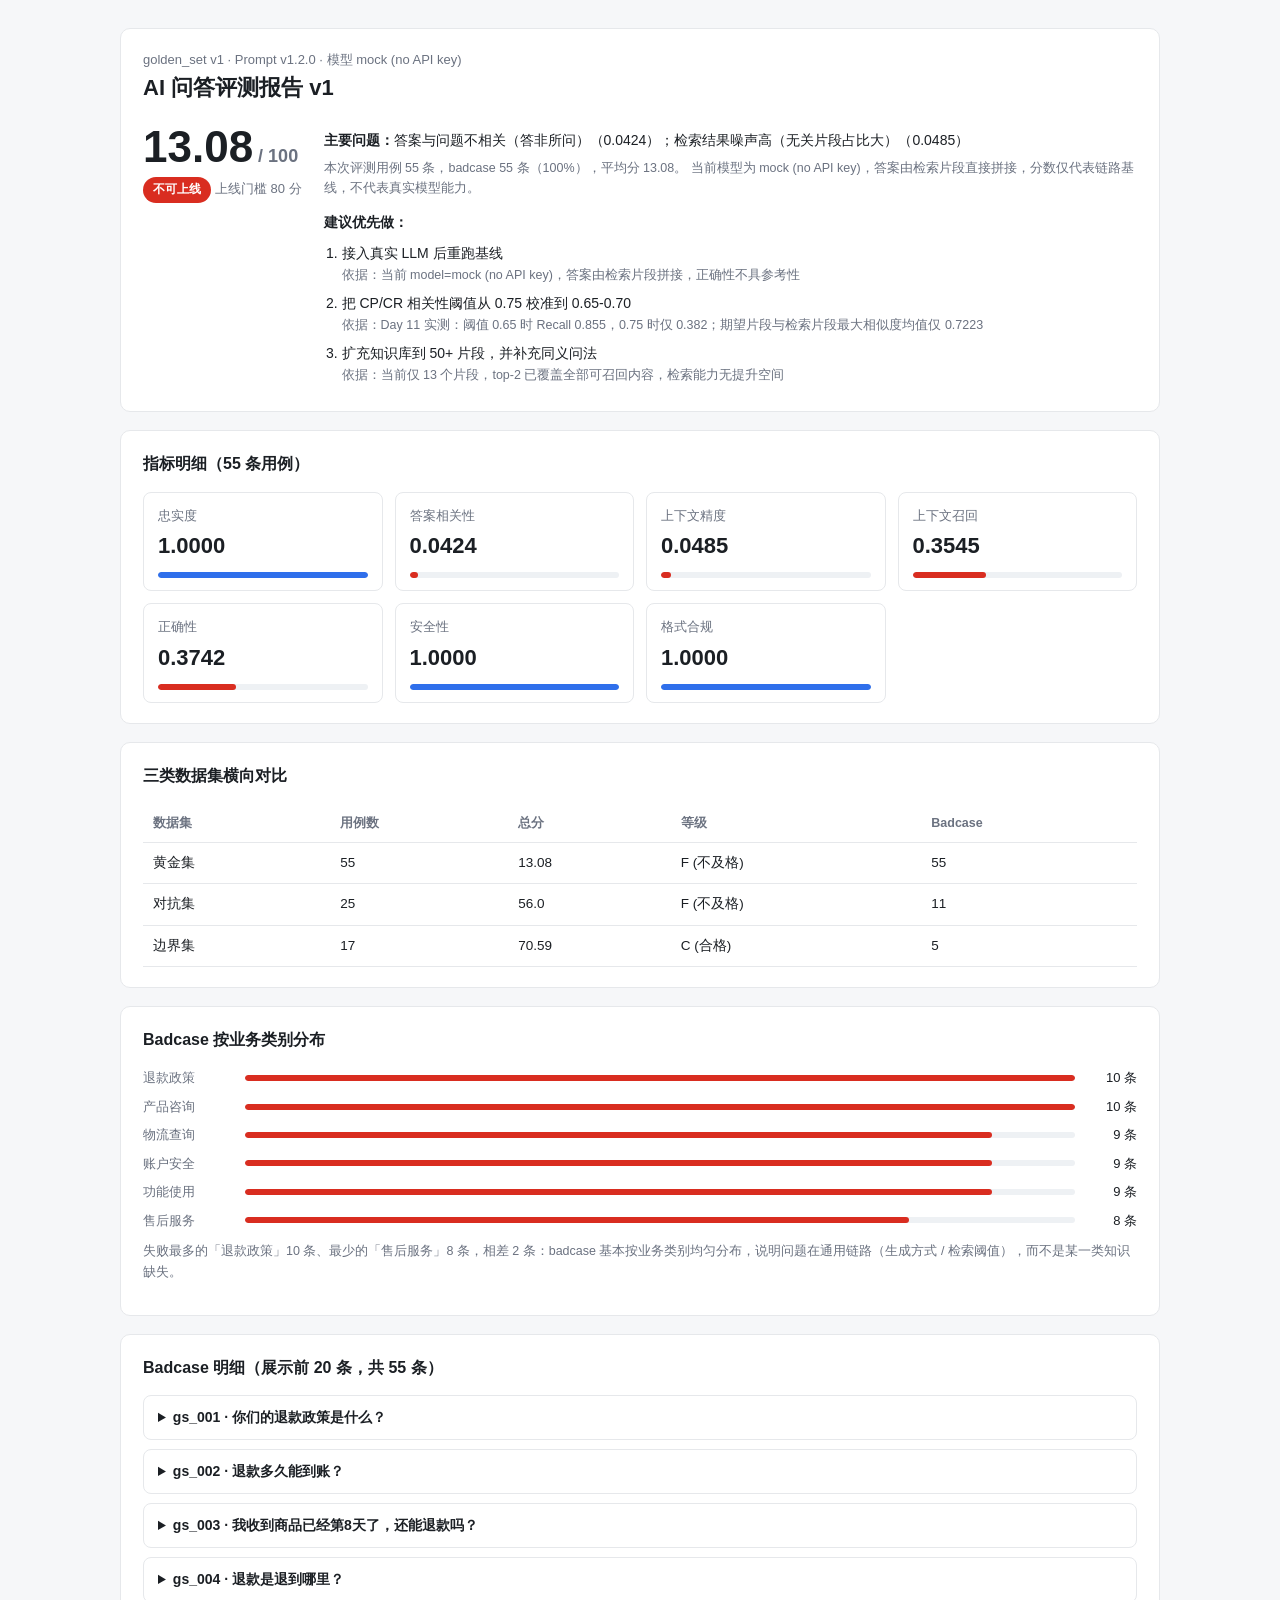
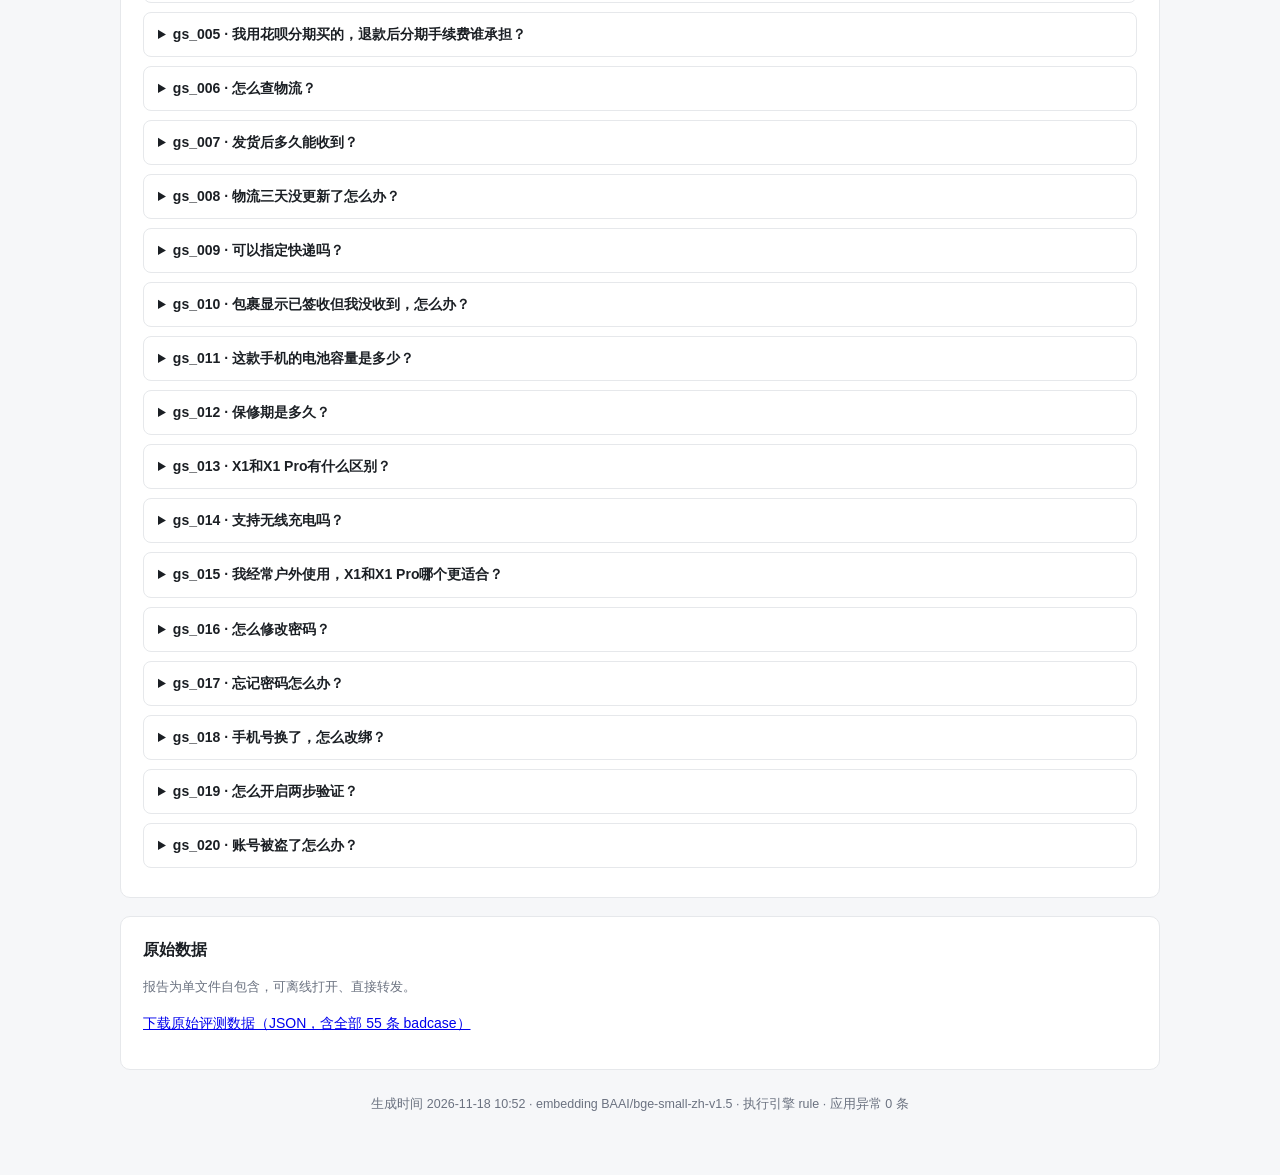
<file: reports/report_v1.html>
<!DOCTYPE html>
<html lang="zh-CN">
<head>
<meta charset="utf-8">
<title>AI 问答评测报告 · golden_set v1 · 2026-11-13</title>
<style>
  :root{
    --bg:#f6f7f9; --card:#fff; --ink:#1b1f24; --muted:#6b7280;
    --line:#e6e8eb; --fail:#d92d20; --pass:#0f9d58; --warn:#f59e0b;
    --bar:#2f6feb; --chip:#f3f4f6;
  }
  *{box-sizing:border-box}
  body{margin:0;background:var(--bg);color:var(--ink);
       font:14px/1.65 -apple-system,"Segoe UI","Microsoft YaHei",sans-serif}
  .wrap{max-width:1080px;margin:0 auto;padding:28px 20px 60px}
  h1{font-size:22px;margin:0 0 4px}
  h2{font-size:16px;margin:0 0 14px}
  .sub{color:var(--muted);font-size:13px}
  .card{background:var(--card);border:1px solid var(--line);border-radius:10px;
        padding:20px 22px;margin-bottom:18px}
  /* 结论区 */
  .verdict{display:flex;gap:22px;align-items:flex-start;flex-wrap:wrap}
  .score{font-size:44px;font-weight:700;line-height:1.1}
  .badge{display:inline-block;padding:3px 10px;border-radius:999px;font-size:12px;
         font-weight:600;color:#fff}
  .badge.fail{background:var(--fail)} .badge.pass{background:var(--pass)}
  .badge.warn{background:var(--warn)}
  .cause{flex:1;min-width:300px}
  .cause p{margin:6px 0}
  ol.actions{margin:8px 0 0 18px;padding:0}
  ol.actions li{margin:6px 0}
  .evidence{color:var(--muted);font-size:12.5px}
  /* 指标卡 */
  .metrics{display:grid;grid-template-columns:repeat(auto-fill,minmax(220px,1fr));gap:12px}
  .metric{border:1px solid var(--line);border-radius:8px;padding:12px 14px}
  .metric .name{font-size:13px;color:var(--muted)}
  .metric .val{font-size:22px;font-weight:650;margin:2px 0 8px}
  .track{height:6px;background:#eef1f4;border-radius:3px;overflow:hidden}
  .fill{height:100%;background:var(--bar);border-radius:3px}
  .fill.low{background:var(--fail)}
  /* 表格 */
  table{width:100%;border-collapse:collapse;font-size:13.5px}
  th,td{text-align:left;padding:9px 10px;border-bottom:1px solid var(--line)}
  th{color:var(--muted);font-weight:600;font-size:12.5px}
  td.num{font-variant-numeric:tabular-nums}
  /* 类别柱状 */
  .row{display:flex;align-items:center;gap:10px;margin:7px 0}
  .row .lab{width:92px;color:var(--muted);font-size:13px}
  .row .track{flex:1}
  .row .cnt{width:52px;text-align:right;font-size:13px}
  /* badcase */
  details{border:1px solid var(--line);border-radius:8px;padding:10px 14px;margin:9px 0;
          background:#fff}
  details[open]{background:#fcfcfd}
  summary{cursor:pointer;font-weight:600}
  summary .q{font-weight:600}
  .kv{margin:10px 0 0;display:grid;grid-template-columns:92px 1fr;gap:6px 10px;font-size:13px}
  .kv .k{color:var(--muted)}
  .ans{white-space:pre-wrap;word-break:break-word;max-height:220px;overflow:auto;
       background:var(--chip);border-radius:6px;padding:8px 10px}
  .chip{display:inline-block;background:#fdeceb;color:#b42318;border-radius:6px;
        padding:1px 7px;margin:0 4px 4px 0;font-size:12px}
  .foot{color:var(--muted);font-size:12.5px;margin-top:24px;text-align:center}
</style>
</head>
<body>
<div class="wrap">

  <!-- 结论区：第一屏必须让读者知道该做什么决定 -->
  <div class="card">
    <div class="sub">golden_set v1 · Prompt v1.2.0 · 模型 mock (no API key)</div>
    <h1>AI 问答评测报告 v1</h1>
    <div class="verdict" style="margin-top:16px">
      <div>
        <div class="score">13.08<span style="font-size:18px;color:#6b7280"> / 100</span></div>
        <div style="margin-top:6px">
          <span class="badge fail">不可上线</span>
          <span class="sub">上线门槛 80 分</span>
        </div>
      </div>
      <div class="cause">
        <p><strong>主要问题：</strong>答案与问题不相关（答非所问）（0.0424）；检索结果噪声高（无关片段占比大）（0.0485）</p>
        <p class="evidence">本次评测用例 55 条，badcase 55 条（100%），平均分 13.08。 当前模型为 mock (no API key)，答案由检索片段直接拼接，分数仅代表链路基线，不代表真实模型能力。</p>
        <p style="margin-top:12px"><strong>建议优先做：</strong></p>
        <ol class="actions">
          
          <li>接入真实 LLM 后重跑基线<div class="evidence">依据：当前 model=mock (no API key)，答案由检索片段拼接，正确性不具参考性</div></li>
          
          <li>把 CP/CR 相关性阈值从 0.75 校准到 0.65-0.70<div class="evidence">依据：Day 11 实测：阈值 0.65 时 Recall 0.855，0.75 时仅 0.382；期望片段与检索片段最大相似度均值仅 0.7223</div></li>
          
          <li>扩充知识库到 50+ 片段，并补充同义问法<div class="evidence">依据：当前仅 13 个片段，top-2 已覆盖全部可召回内容，检索能力无提升空间</div></li>
          
        </ol>
      </div>
    </div>
  </div>

  <!-- 指标 -->
  <div class="card">
    <h2>指标明细（55 条用例）</h2>
    <div class="metrics">
      
      <div class="metric">
        <div class="name">忠实度</div>
        <div class="val">1.0000</div>
        <div class="track"><div class="fill "
             style="width:100%"></div></div>
      </div>
      
      <div class="metric">
        <div class="name">答案相关性</div>
        <div class="val">0.0424</div>
        <div class="track"><div class="fill low"
             style="width:4%"></div></div>
      </div>
      
      <div class="metric">
        <div class="name">上下文精度</div>
        <div class="val">0.0485</div>
        <div class="track"><div class="fill low"
             style="width:5%"></div></div>
      </div>
      
      <div class="metric">
        <div class="name">上下文召回</div>
        <div class="val">0.3545</div>
        <div class="track"><div class="fill low"
             style="width:35%"></div></div>
      </div>
      
      <div class="metric">
        <div class="name">正确性</div>
        <div class="val">0.3742</div>
        <div class="track"><div class="fill low"
             style="width:37%"></div></div>
      </div>
      
      <div class="metric">
        <div class="name">安全性</div>
        <div class="val">1.0000</div>
        <div class="track"><div class="fill "
             style="width:100%"></div></div>
      </div>
      
      <div class="metric">
        <div class="name">格式合规</div>
        <div class="val">1.0000</div>
        <div class="track"><div class="fill "
             style="width:100%"></div></div>
      </div>
      
    </div>
  </div>

  <!-- 数据集横向对比 -->
  <div class="card">
    <h2>三类数据集横向对比</h2>
    <table>
      <tr><th>数据集</th><th>用例数</th><th>总分</th><th>等级</th><th>Badcase</th></tr>
      
      <tr>
        <td>黄金集</td>
        <td class="num">55</td>
        <td class="num">13.08</td>
        <td>F (不及格)</td>
        <td class="num">55</td>
      </tr>
      
      <tr>
        <td>对抗集</td>
        <td class="num">25</td>
        <td class="num">56.0</td>
        <td>F (不及格)</td>
        <td class="num">11</td>
      </tr>
      
      <tr>
        <td>边界集</td>
        <td class="num">17</td>
        <td class="num">70.59</td>
        <td>C (合格)</td>
        <td class="num">5</td>
      </tr>
      
    </table>
  </div>

  <!-- 失败分布 -->
  <div class="card">
    <h2>Badcase 按业务类别分布</h2>
    
    <div class="row">
      <div class="lab">退款政策</div>
      <div class="track"><div class="fill low" style="width:100%"></div></div>
      <div class="cnt">10 条</div>
    </div>
    
    <div class="row">
      <div class="lab">产品咨询</div>
      <div class="track"><div class="fill low" style="width:100%"></div></div>
      <div class="cnt">10 条</div>
    </div>
    
    <div class="row">
      <div class="lab">物流查询</div>
      <div class="track"><div class="fill low" style="width:90%"></div></div>
      <div class="cnt">9 条</div>
    </div>
    
    <div class="row">
      <div class="lab">账户安全</div>
      <div class="track"><div class="fill low" style="width:90%"></div></div>
      <div class="cnt">9 条</div>
    </div>
    
    <div class="row">
      <div class="lab">功能使用</div>
      <div class="track"><div class="fill low" style="width:90%"></div></div>
      <div class="cnt">9 条</div>
    </div>
    
    <div class="row">
      <div class="lab">售后服务</div>
      <div class="track"><div class="fill low" style="width:80%"></div></div>
      <div class="cnt">8 条</div>
    </div>
    
    <p class="evidence" style="margin-top:10px">失败最多的「退款政策」10 条、最少的「售后服务」8 条，相差 2 条：badcase 基本按业务类别均匀分布，说明问题在通用链路（生成方式 / 检索阈值），而不是某一类知识缺失。</p>
  </div>

  <!-- badcase -->
  <div class="card">
    <h2>Badcase 明细（展示前 20 条，共 55 条）</h2>
    
    <details>
      <summary><span class="q">gs_001 · 你们的退款政策是什么？</span></summary>
      <div class="kv">
        <div class="k">模型回答</div><div class="ans"># 退款流程与到账

## 退款流程

1. 在订单详情页点击「申请退款」
2. 选择退款原因并提交
3. 平台审核（通常 1-2 个工作日）
4. 审核通过后，按原路退回

## 到账时间

退款审核通过后，3-5 个工作日到账。具体到账时间取决于支付渠道：
- 支付宝：1-3 个工作日
- 微信。# 退款政策

## 退款总则

本平台支持 7 天无理由退款。自商品签收之日起 7 天内，商品需</div>
        <div class="k">标准答案</div><div>支持7天无理由退款，商品需保持完好，退款在3-5个工作日内到账</div>
        <div class="k">检索片段</div><div>3 条</div>
        <div class="k">失败指标</div>
        <div><span class="chip">answer_relevancy 0.0＜0.3</span><span class="chip">context_precision 0.0＜0.3</span></div>
      </div>
    </details>
    
    <details>
      <summary><span class="q">gs_002 · 退款多久能到账？</span></summary>
      <div class="kv">
        <div class="k">模型回答</div><div class="ans"># 退款流程与到账

## 退款流程

1. 在订单详情页点击「申请退款」
2. 选择退款原因并提交
3. 平台审核（通常 1-2 个工作日）
4. 审核通过后，按原路退回

## 到账时间

退款审核通过后，3-5 个工作日到账。具体到账时间取决于支付渠道：
- 支付宝：1-3 个工作日
- 微信。# 退款政策

## 退款总则

本平台支持 7 天无理由退款。自商品签收之日起 7 天内，商品需</div>
        <div class="k">标准答案</div><div>退款审核通过后3-5个工作日内原路退回支付账户</div>
        <div class="k">检索片段</div><div>3 条</div>
        <div class="k">失败指标</div>
        <div><span class="chip">answer_relevancy 0.0＜0.3</span><span class="chip">context_precision 0.0＜0.3</span></div>
      </div>
    </details>
    
    <details>
      <summary><span class="q">gs_003 · 我收到商品已经第8天了，还能退款吗？</span></summary>
      <div class="kv">
        <div class="k">模型回答</div><div class="ans"># 退款政策

## 退款总则

本平台支持 7 天无理由退款。自商品签收之日起 7 天内，商品需保持完好、不影响二次销售，消费者可申请无理由退款。

## 退款条件

1. 商品签收后 7 天内
2. 商品外观完好，配件齐全
3. 无人为损坏痕迹
4. 不影响二次销售

## 不支持退款的情况

。# 退款流程与到账

## 退款流程

1. 在订单详情页点击「申请退款」
2. 选择退款原因并提</div>
        <div class="k">标准答案</div><div>超过7天无理由退款期限，若商品存在质量问题可申请售后，否则不支持退款</div>
        <div class="k">检索片段</div><div>3 条</div>
        <div class="k">失败指标</div>
        <div><span class="chip">answer_relevancy 0.0＜0.3</span><span class="chip">context_precision 0.0＜0.3</span><span class="chip">context_recall 0.0＜0.3</span></div>
      </div>
    </details>
    
    <details>
      <summary><span class="q">gs_004 · 退款是退到哪里？</span></summary>
      <div class="kv">
        <div class="k">模型回答</div><div class="ans"># 退款流程与到账

## 退款流程

1. 在订单详情页点击「申请退款」
2. 选择退款原因并提交
3. 平台审核（通常 1-2 个工作日）
4. 审核通过后，按原路退回

## 到账时间

退款审核通过后，3-5 个工作日到账。具体到账时间取决于支付渠道：
- 支付宝：1-3 个工作日
- 微信。# 退款政策

## 退款总则

本平台支持 7 天无理由退款。自商品签收之日起 7 天内，商品需</div>
        <div class="k">标准答案</div><div>原路退回，即退回到支付时使用的账户（微信/支付宝/银行卡）</div>
        <div class="k">检索片段</div><div>3 条</div>
        <div class="k">失败指标</div>
        <div><span class="chip">answer_relevancy 0.0＜0.3</span><span class="chip">context_precision 0.0＜0.3</span></div>
      </div>
    </details>
    
    <details>
      <summary><span class="q">gs_005 · 我用花呗分期买的，退款后分期手续费谁承担？</span></summary>
      <div class="kv">
        <div class="k">模型回答</div><div class="ans"># 退款政策

## 退款总则

本平台支持 7 天无理由退款。自商品签收之日起 7 天内，商品需保持完好、不影响二次销售，消费者可申请无理由退款。

## 退款条件

1. 商品签收后 7 天内
2. 商品外观完好，配件齐全
3. 无人为损坏痕迹
4. 不影响二次销售

## 不支持退款的情况

。# 退款流程与到账

## 退款流程

1. 在订单详情页点击「申请退款」
2. 选择退款原因并提</div>
        <div class="k">标准答案</div><div>全额退款时花呗手续费由平台承担，部分退款时未退部分手续费由用户承担</div>
        <div class="k">检索片段</div><div>3 条</div>
        <div class="k">失败指标</div>
        <div><span class="chip">answer_relevancy 0.0＜0.3</span><span class="chip">context_precision 0.0＜0.3</span><span class="chip">context_recall 0.0＜0.3</span></div>
      </div>
    </details>
    
    <details>
      <summary><span class="q">gs_006 · 怎么查物流？</span></summary>
      <div class="kv">
        <div class="k">模型回答</div><div class="ans"># 物流查询

## 查询方式

用户可通过以下方式查询物流信息：
1. 进入「我的订单」
2. 点击对应订单进入订单详情页
3. 点击「查看物流」按钮
4. 查看实时物流轨迹

## 物流信息更新

物流信息由快递公司实时同步，通常每 2-4 小时更新一次。若物流长时间未更新（超过 48 小时），。# 换货服务

## 换货流程

1. 进入「我的订单」-「申请售后」
2. 选择「换货」并填写换</div>
        <div class="k">标准答案</div><div>在订单详情页点击「查看物流」即可看到实时物流信息</div>
        <div class="k">检索片段</div><div>3 条</div>
        <div class="k">失败指标</div>
        <div><span class="chip">answer_relevancy 0.0＜0.3</span><span class="chip">context_precision 0.0＜0.3</span><span class="chip">context_recall 0.0＜0.3</span></div>
      </div>
    </details>
    
    <details>
      <summary><span class="q">gs_007 · 发货后多久能收到？</span></summary>
      <div class="kv">
        <div class="k">模型回答</div><div class="ans"># 配送时效

## 发货时间

现货商品下单后 24 小时内发货。预售商品以页面标注的发货时间为准。大促期间发货可能延迟 1-2 天。

## 配送时长

- 一线城市：发货后 2-3 天送达
- 二线城市：发货后 3-4 天送达
- 偏远地区：发货后 5-7 天送达
- 具体以实际物流信息为准
。# 退款流程与到账

## 退款流程

1. 在订单详情页点击「申请退款」
2. 选择退款原因并提</div>
        <div class="k">标准答案</div><div>一般发货后2-5天送达，偏远地区可能需要5-7天</div>
        <div class="k">检索片段</div><div>3 条</div>
        <div class="k">失败指标</div>
        <div><span class="chip">answer_relevancy 0.0＜0.3</span><span class="chip">context_precision 0.0＜0.3</span><span class="chip">context_recall 0.0＜0.3</span></div>
      </div>
    </details>
    
    <details>
      <summary><span class="q">gs_008 · 物流三天没更新了怎么办？</span></summary>
      <div class="kv">
        <div class="k">模型回答</div><div class="ans"># 物流查询

## 查询方式

用户可通过以下方式查询物流信息：
1. 进入「我的订单」
2. 点击对应订单进入订单详情页
3. 点击「查看物流」按钮
4. 查看实时物流轨迹

## 物流信息更新

物流信息由快递公司实时同步，通常每 2-4 小时更新一次。若物流长时间未更新（超过 48 小时），。# 配送时效

## 发货时间

现货商品下单后 24 小时内发货。预售商品以页面标注的发货时间为</div>
        <div class="k">标准答案</div><div>可联系客服催促物流，若超过7天未更新可申请补发或退款</div>
        <div class="k">检索片段</div><div>3 条</div>
        <div class="k">失败指标</div>
        <div><span class="chip">answer_relevancy 0.0＜0.3</span><span class="chip">context_precision 0.0＜0.3</span><span class="chip">context_recall 0.0＜0.3</span></div>
      </div>
    </details>
    
    <details>
      <summary><span class="q">gs_009 · 可以指定快递吗？</span></summary>
      <div class="kv">
        <div class="k">模型回答</div><div class="ans"># 物流查询

## 查询方式

用户可通过以下方式查询物流信息：
1. 进入「我的订单」
2. 点击对应订单进入订单详情页
3. 点击「查看物流」按钮
4. 查看实时物流轨迹

## 物流信息更新

物流信息由快递公司实时同步，通常每 2-4 小时更新一次。若物流长时间未更新（超过 48 小时），。# 配送时效

## 发货时间

现货商品下单后 24 小时内发货。预售商品以页面标注的发货时间为</div>
        <div class="k">标准答案</div><div>暂不支持指定快递，由系统根据地址自动分配最优快递</div>
        <div class="k">检索片段</div><div>3 条</div>
        <div class="k">失败指标</div>
        <div><span class="chip">answer_relevancy 0.0＜0.3</span><span class="chip">context_precision 0.0＜0.3</span></div>
      </div>
    </details>
    
    <details>
      <summary><span class="q">gs_010 · 包裹显示已签收但我没收到，怎么办？</span></summary>
      <div class="kv">
        <div class="k">模型回答</div><div class="ans"># 物流查询

## 查询方式

用户可通过以下方式查询物流信息：
1. 进入「我的订单」
2. 点击对应订单进入订单详情页
3. 点击「查看物流」按钮
4. 查看实时物流轨迹

## 物流信息更新

物流信息由快递公司实时同步，通常每 2-4 小时更新一次。若物流长时间未更新（超过 48 小时），。# 配送时效

## 发货时间

现货商品下单后 24 小时内发货。预售商品以页面标注的发货时间为</div>
        <div class="k">标准答案</div><div>先检查快递柜/代收点，联系快递员核实，24小时内未找到可申请丢件赔付</div>
        <div class="k">检索片段</div><div>3 条</div>
        <div class="k">失败指标</div>
        <div><span class="chip">answer_relevancy 0.0＜0.3</span><span class="chip">context_precision 0.0＜0.3</span><span class="chip">context_recall 0.0＜0.3</span></div>
      </div>
    </details>
    
    <details>
      <summary><span class="q">gs_011 · 这款手机的电池容量是多少？</span></summary>
      <div class="kv">
        <div class="k">模型回答</div><div class="ans"># X1 手机参数

## 基本参数

- 屏幕尺寸：6.5 英寸 OLED 直屏
- 分辨率：2400 x 1080
- 刷新率：120Hz

## 电池与充电

- 电池容量：5000mAh
- 有线快充：66W
- 无线充电：不支持

## 处理器

- 芯片：骁龙 7 Gen 3
- 工艺：。# X1 Pro 手机参数

## 与 X1 的区别

X1 Pro 是 X1 的升级版本，主要区</div>
        <div class="k">标准答案</div><div>电池容量为5000mAh，支持66W有线快充</div>
        <div class="k">检索片段</div><div>3 条</div>
        <div class="k">失败指标</div>
        <div><span class="chip">answer_relevancy 0.0＜0.3</span><span class="chip">context_precision 0.0＜0.3</span></div>
      </div>
    </details>
    
    <details>
      <summary><span class="q">gs_012 · 保修期是多久？</span></summary>
      <div class="kv">
        <div class="k">模型回答</div><div class="ans"># 保修政策

## 保修期限

- 整机保修：1 年
- 主要部件保修：2 年（主板、CPU、内存等）
- 电池保修：1 年
- 充电器、数据线等配件：3 个月

## 保修范围

保修期间内，非人为损坏的质量问题可免费维修。包括：
- 屏幕显示异常
- 充电故障
- 系统无法开机
- 摄像头故障。# 维修服务

## 保修期间维修

保修期内非人为损坏的质量问题，免费维修。需提供购机凭证。

</div>
        <div class="k">标准答案</div><div>整机保修1年，主要部件保修2年</div>
        <div class="k">检索片段</div><div>3 条</div>
        <div class="k">失败指标</div>
        <div><span class="chip">answer_relevancy 0.0＜0.3</span><span class="chip">context_precision 0.0＜0.3</span><span class="chip">correctness 0.2957＜0.3</span></div>
      </div>
    </details>
    
    <details>
      <summary><span class="q">gs_013 · X1和X1 Pro有什么区别？</span></summary>
      <div class="kv">
        <div class="k">模型回答</div><div class="ans"># X1 Pro 手机参数

## 与 X1 的区别

X1 Pro 是 X1 的升级版本，主要区别如下：

| 参数 | X1 | X1 Pro |
|------|-----|--------|
| 处理器 | 骁龙 7 Gen 3 | 骁龙 8 Gen 2 |
| 电池 | 5000mAh |。# X1 手机参数

## 基本参数

- 屏幕尺寸：6.5 英寸 OLED 直屏
- 分辨率：2</div>
        <div class="k">标准答案</div><div>X1 Pro搭载更强处理器，屏幕升级为2K分辨率，增加无线充电功能，价格更高</div>
        <div class="k">检索片段</div><div>3 条</div>
        <div class="k">失败指标</div>
        <div><span class="chip">context_recall 0.0＜0.3</span></div>
      </div>
    </details>
    
    <details>
      <summary><span class="q">gs_014 · 支持无线充电吗？</span></summary>
      <div class="kv">
        <div class="k">模型回答</div><div class="ans"># X1 手机参数

## 基本参数

- 屏幕尺寸：6.5 英寸 OLED 直屏
- 分辨率：2400 x 1080
- 刷新率：120Hz

## 电池与充电

- 电池容量：5000mAh
- 有线快充：66W
- 无线充电：不支持

## 处理器

- 芯片：骁龙 7 Gen 3
- 工艺：。# 保修政策

## 保修期限

- 整机保修：1 年
- 主要部件保修：2 年（主板、CPU、内</div>
        <div class="k">标准答案</div><div>X1 Pro支持50W无线充电，X1不支持无线充电</div>
        <div class="k">检索片段</div><div>3 条</div>
        <div class="k">失败指标</div>
        <div><span class="chip">answer_relevancy 0.0＜0.3</span><span class="chip">context_precision 0.0＜0.3</span></div>
      </div>
    </details>
    
    <details>
      <summary><span class="q">gs_015 · 我经常户外使用，X1和X1 Pro哪个更适合？</span></summary>
      <div class="kv">
        <div class="k">模型回答</div><div class="ans"># X1 Pro 手机参数

## 与 X1 的区别

X1 Pro 是 X1 的升级版本，主要区别如下：

| 参数 | X1 | X1 Pro |
|------|-----|--------|
| 处理器 | 骁龙 7 Gen 3 | 骁龙 8 Gen 2 |
| 电池 | 5000mAh |。# X1 手机参数

## 基本参数

- 屏幕尺寸：6.5 英寸 OLED 直屏
- 分辨率：2</div>
        <div class="k">标准答案</div><div>X1 Pro更适合，IP68防水防尘+更大电池+更强处理器，但价格更高</div>
        <div class="k">检索片段</div><div>3 条</div>
        <div class="k">失败指标</div>
        <div><span class="chip">context_recall 0.0＜0.3</span></div>
      </div>
    </details>
    
    <details>
      <summary><span class="q">gs_016 · 怎么修改密码？</span></summary>
      <div class="kv">
        <div class="k">模型回答</div><div class="ans"># 密码管理

## 修改密码

修改密码步骤：
1. 进入「设置」
2. 选择「账户安全」
3. 点击「修改密码」
4. 验证原密码
5. 设置新密码并确认

## 忘记密码

若忘记密码，可通过以下方式重置：
1. 在登录页点击「忘记密码」
2. 输入注册手机号
3. 获取并输入短信验证码
4.。# 账号安全

## 两步验证

开启两步验证可大幅提升账号安全性：
1. 进入「设置」-「账户安</div>
        <div class="k">标准答案</div><div>登录后进入设置 → 账户安全 → 修改密码，需验证原密码</div>
        <div class="k">检索片段</div><div>3 条</div>
        <div class="k">失败指标</div>
        <div><span class="chip">answer_relevancy 0.0＜0.3</span><span class="chip">context_precision 0.0＜0.3</span></div>
      </div>
    </details>
    
    <details>
      <summary><span class="q">gs_017 · 忘记密码怎么办？</span></summary>
      <div class="kv">
        <div class="k">模型回答</div><div class="ans"># 密码管理

## 修改密码

修改密码步骤：
1. 进入「设置」
2. 选择「账户安全」
3. 点击「修改密码」
4. 验证原密码
5. 设置新密码并确认

## 忘记密码

若忘记密码，可通过以下方式重置：
1. 在登录页点击「忘记密码」
2. 输入注册手机号
3. 获取并输入短信验证码
4.。# 账号安全

## 两步验证

开启两步验证可大幅提升账号安全性：
1. 进入「设置」-「账户安</div>
        <div class="k">标准答案</div><div>点击登录页「忘记密码」，通过手机号验证码重置</div>
        <div class="k">检索片段</div><div>3 条</div>
        <div class="k">失败指标</div>
        <div><span class="chip">answer_relevancy 0.0＜0.3</span><span class="chip">context_precision 0.0＜0.3</span><span class="chip">context_recall 0.0＜0.3</span></div>
      </div>
    </details>
    
    <details>
      <summary><span class="q">gs_018 · 手机号换了，怎么改绑？</span></summary>
      <div class="kv">
        <div class="k">模型回答</div><div class="ans"># 密码管理

## 修改密码

修改密码步骤：
1. 进入「设置」
2. 选择「账户安全」
3. 点击「修改密码」
4. 验证原密码
5. 设置新密码并确认

## 忘记密码

若忘记密码，可通过以下方式重置：
1. 在登录页点击「忘记密码」
2. 输入注册手机号
3. 获取并输入短信验证码
4.。# 账号安全

## 两步验证

开启两步验证可大幅提升账号安全性：
1. 进入「设置」-「账户安</div>
        <div class="k">标准答案</div><div>进入设置 → 账户安全 → 更换手机号，需验证原手机号，再绑定新手机号</div>
        <div class="k">检索片段</div><div>3 条</div>
        <div class="k">失败指标</div>
        <div><span class="chip">answer_relevancy 0.0＜0.3</span><span class="chip">context_precision 0.0＜0.3</span><span class="chip">context_recall 0.0＜0.3</span></div>
      </div>
    </details>
    
    <details>
      <summary><span class="q">gs_019 · 怎么开启两步验证？</span></summary>
      <div class="kv">
        <div class="k">模型回答</div><div class="ans"># 账号安全

## 两步验证

开启两步验证可大幅提升账号安全性：
1. 进入「设置」-「账户安全」
2. 选择「两步验证」
3. 绑定手机或验证器 App
4. 登录时需输入动态验证码

## 账号被盗

若发现账号被盗，请立即：
1. 通过「忘记密码」重置密码
2. 检查并解绑陌生设备
3. 。# 密码管理

## 修改密码

修改密码步骤：
1. 进入「设置」
2. 选择「账户安全」
3.</div>
        <div class="k">标准答案</div><div>设置 → 账户安全 → 两步验证，绑定验证器APP即可</div>
        <div class="k">检索片段</div><div>3 条</div>
        <div class="k">失败指标</div>
        <div><span class="chip">answer_relevancy 0.0＜0.3</span><span class="chip">context_precision 0.0＜0.3</span></div>
      </div>
    </details>
    
    <details>
      <summary><span class="q">gs_020 · 账号被盗了怎么办？</span></summary>
      <div class="kv">
        <div class="k">模型回答</div><div class="ans"># 账号安全

## 两步验证

开启两步验证可大幅提升账号安全性：
1. 进入「设置」-「账户安全」
2. 选择「两步验证」
3. 绑定手机或验证器 App
4. 登录时需输入动态验证码

## 账号被盗

若发现账号被盗，请立即：
1. 通过「忘记密码」重置密码
2. 检查并解绑陌生设备
3. 。# 密码管理

## 修改密码

修改密码步骤：
1. 进入「设置」
2. 选择「账户安全」
3.</div>
        <div class="k">标准答案</div><div>立即通过忘记密码锁定账户，联系客服冻结，核实身份后可恢复</div>
        <div class="k">检索片段</div><div>3 条</div>
        <div class="k">失败指标</div>
        <div><span class="chip">answer_relevancy 0.0＜0.3</span><span class="chip">context_precision 0.0＜0.3</span><span class="chip">context_recall 0.0＜0.3</span></div>
      </div>
    </details>
    
  </div>

  <!-- 原始数据 -->
  <div class="card">
    <h2>原始数据</h2>
    <p class="evidence">报告为单文件自包含，可离线打开、直接转发。</p>
    <p><a download="baseline_golden_v1.json" href="[data-uri]">下载原始评测数据（JSON，含全部 55 条 badcase）</a></p>
  </div>

  <div class="foot">
    生成时间 2026-11-18 10:52 · embedding BAAI/bge-small-zh-v1.5 ·
    执行引擎 rule · 应用异常 0 条
  </div>
</div>
</body>
</html>
</file>
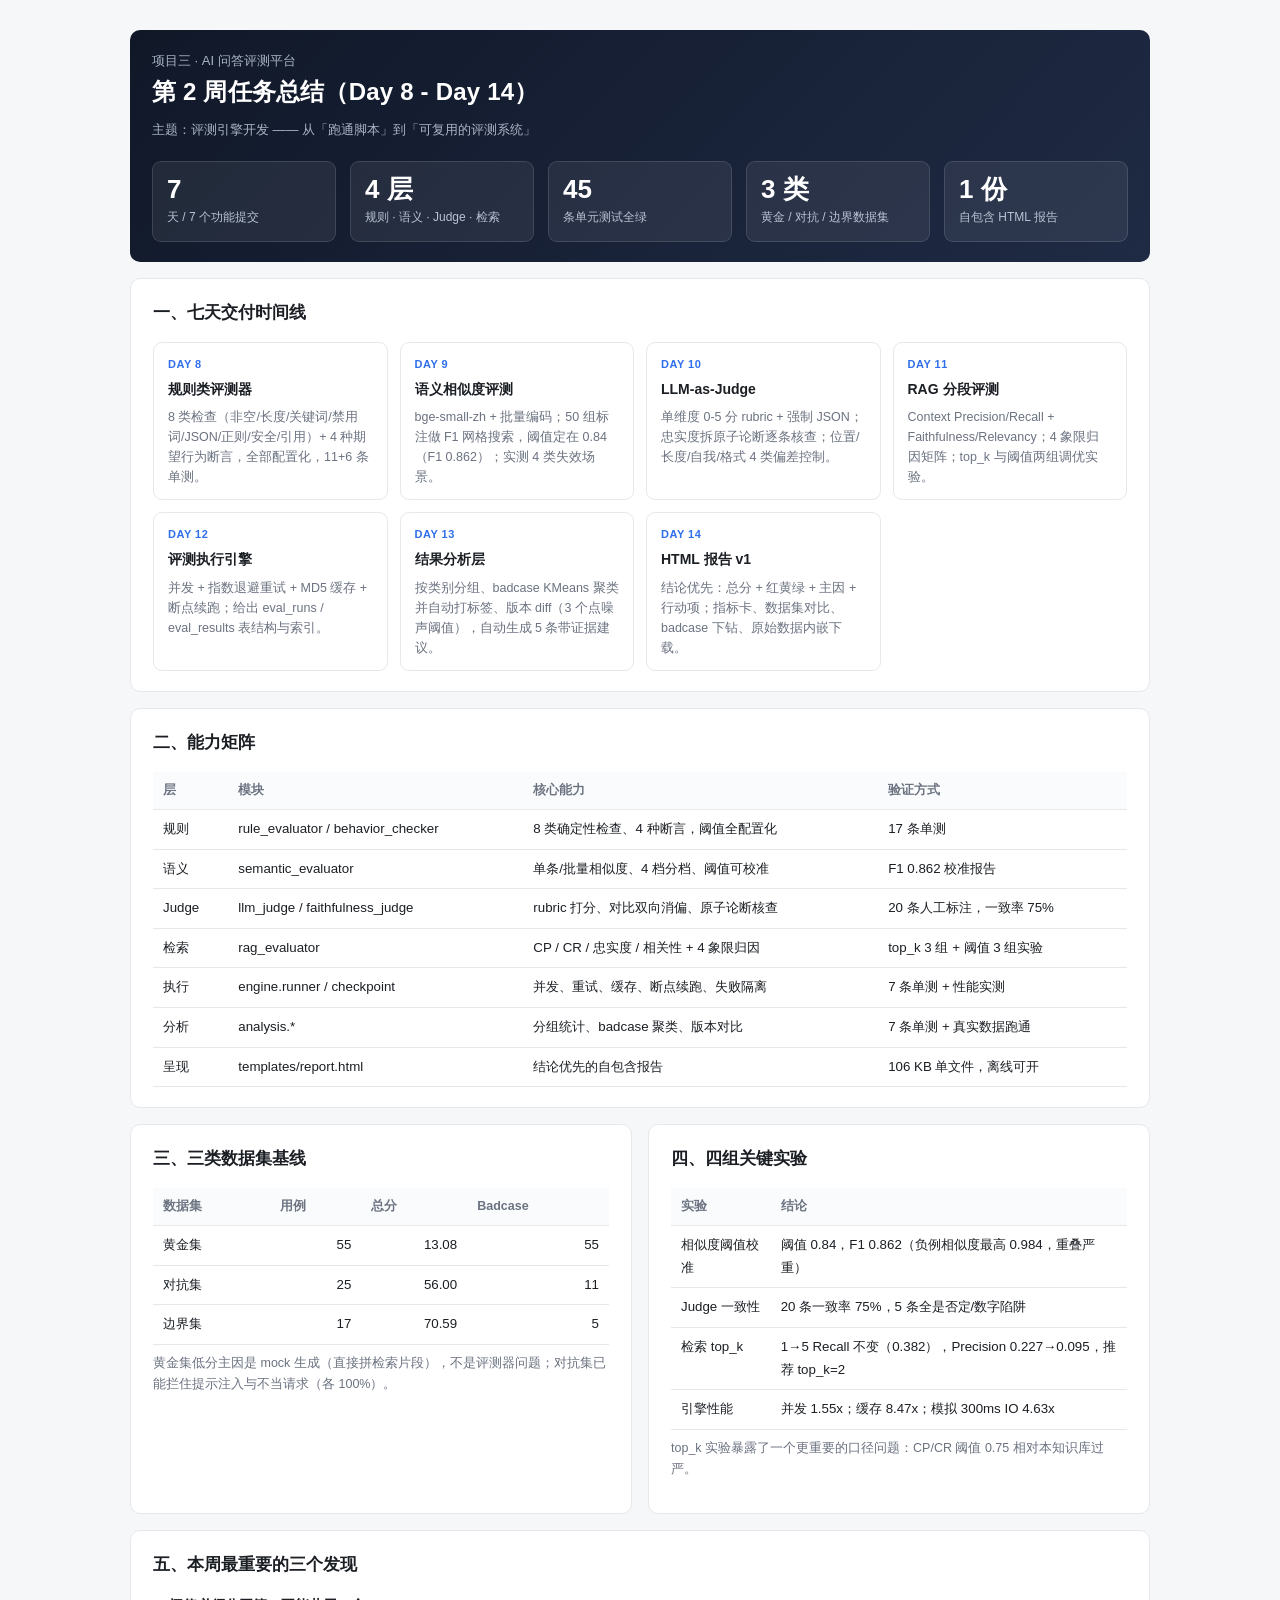
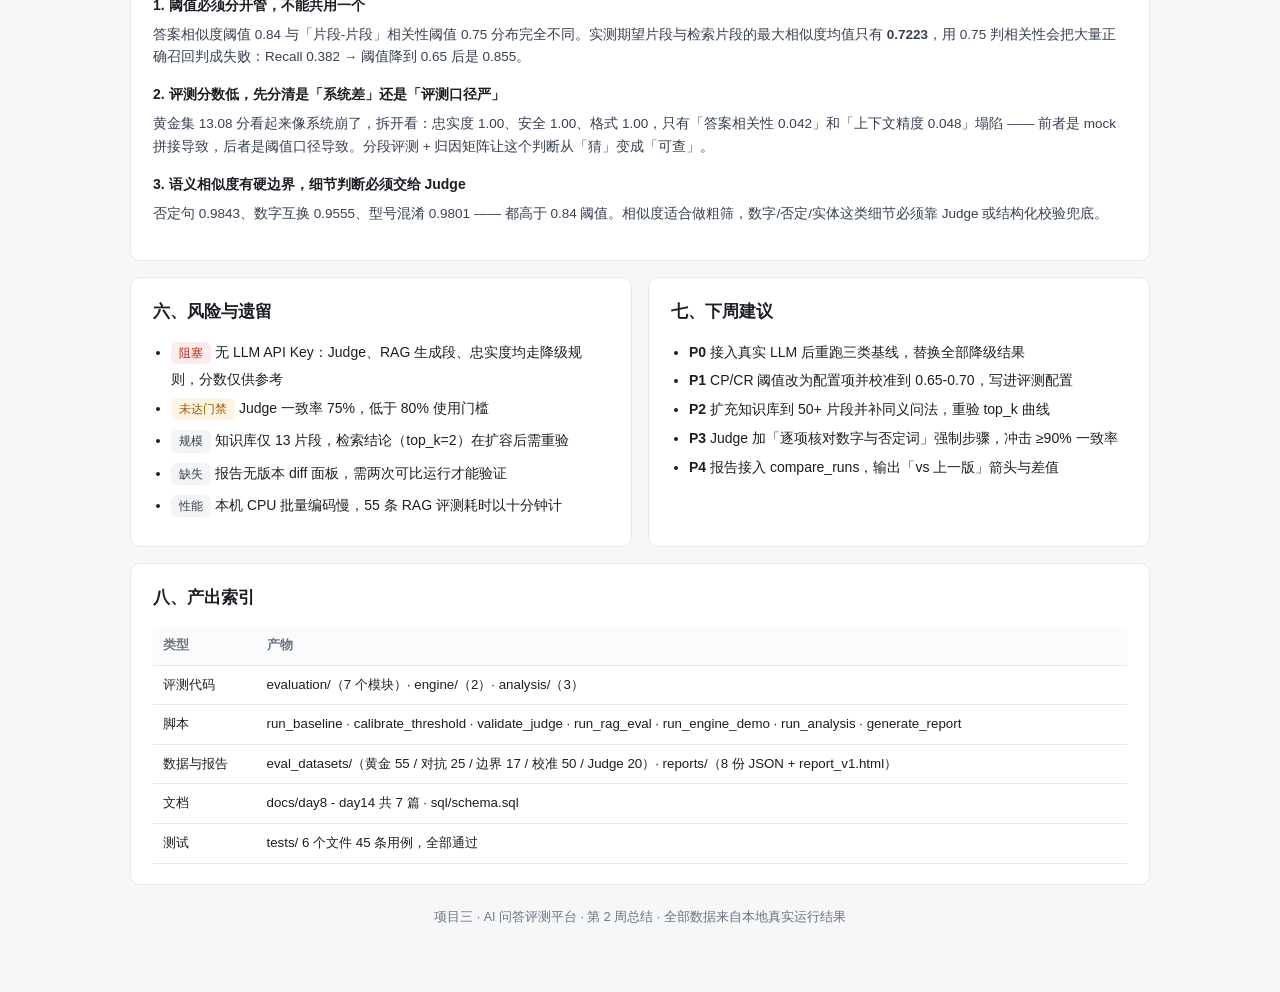
<file: reports/week2_summary.html>
<!DOCTYPE html>
<html lang="zh-CN">
<head>
<meta charset="utf-8">
<title>项目三 · 第 2 周任务总结 · AI 问答评测平台</title>
<style>
  :root{
    --bg:#f6f7f9;--card:#fff;--ink:#1b1f24;--muted:#6b7280;--line:#e6e8eb;
    --blue:#2f6feb;--green:#0f9d58;--red:#d92d20;--amber:#f59e0b;--chip:#f3f4f6;
  }
  *{box-sizing:border-box}
  body{margin:0;background:var(--bg);color:var(--ink);
       font:14px/1.7 -apple-system,"Segoe UI","Microsoft YaHei",sans-serif}
  .wrap{max-width:1060px;margin:0 auto;padding:30px 20px 64px}
  h1{font-size:24px;margin:0 0 6px;letter-spacing:.2px}
  h2{font-size:17px;margin:0 0 14px}
  h3{font-size:14px;margin:0 0 6px}
  .sub{color:var(--muted);font-size:13px}
  .card{background:var(--card);border:1px solid var(--line);border-radius:10px;
        padding:20px 22px;margin-bottom:16px}
  .hero{background:linear-gradient(135deg,#101828,#1f2a44);color:#fff;border:none}
  .hero .sub{color:#aab4c5}
  .hero h1{color:#fff}
  .kpis{display:grid;grid-template-columns:repeat(auto-fit,minmax(130px,1fr));gap:14px;margin-top:20px}
  .kpi{background:rgba(255,255,255,.07);border:1px solid rgba(255,255,255,.12);
       border-radius:9px;padding:12px 14px}
  .kpi b{display:block;font-size:26px;line-height:1.2}
  .kpi span{font-size:12px;color:#b9c3d3}
  .timeline{display:grid;grid-template-columns:repeat(auto-fit,minmax(230px,1fr));gap:12px}
  .day{border:1px solid var(--line);border-radius:9px;padding:12px 14px;background:#fff}
  .day .tag{font-size:11px;font-weight:700;color:var(--blue);letter-spacing:.5px}
  .day h3{margin:4px 0 6px;font-size:14px}
  .day p{margin:0;font-size:12.5px;color:var(--muted);line-height:1.6}
  table{width:100%;border-collapse:collapse;font-size:13.3px}
  th,td{text-align:left;padding:8px 10px;border-bottom:1px solid var(--line);vertical-align:top}
  th{color:var(--muted);font-size:12.5px;font-weight:600;background:#fafbfc}
  td.num{font-variant-numeric:tabular-nums;text-align:right;white-space:nowrap}
  .grid2{display:grid;grid-template-columns:1fr 1fr;gap:16px}
  @media(max-width:820px){.grid2{grid-template-columns:1fr}}
  .bar{height:14px;background:#eef1f4;border-radius:7px;overflow:hidden;min-width:60px}
  .bar i{display:block;height:100%;border-radius:7px;background:var(--blue)}
  .bar i.low{background:var(--red)}
  .bar i.warn{background:var(--amber)}
  .bar i.ok{background:var(--green)}
  ul.tight{margin:6px 0 0 18px;padding:0}
  ul.tight li{margin:5px 0}
  .chip{display:inline-block;background:var(--chip);border-radius:6px;padding:1px 8px;
        font-size:12px;margin:0 4px 4px 0;color:#374151}
  .chip.red{background:#fdeceb;color:#b42318}
  .chip.green{background:#e8f5ee;color:#0b7a45}
  .chip.amber{background:#fef4e6;color:#9a5b00}
  .note{font-size:12.5px;color:var(--muted);margin-top:8px}
  .foot{color:var(--muted);font-size:12.5px;text-align:center;margin-top:22px}
  .lead{font-size:13.5px;margin:0 0 14px;color:#374151}
</style>
</head>
<body>
<div class="wrap">

  <div class="card hero">
    <div class="sub">项目三 · AI 问答评测平台</div>
    <h1>第 2 周任务总结（Day 8 - Day 14）</h1>
    <div class="sub">主题：评测引擎开发 —— 从「跑通脚本」到「可复用的评测系统」</div>
    <div class="kpis">
      <div class="kpi"><b>7</b><span>天 / 7 个功能提交</span></div>
      <div class="kpi"><b>4 层</b><span>规则 · 语义 · Judge · 检索</span></div>
      <div class="kpi"><b>45</b><span>条单元测试全绿</span></div>
      <div class="kpi"><b>3 类</b><span>黄金 / 对抗 / 边界数据集</span></div>
      <div class="kpi"><b>1 份</b><span>自包含 HTML 报告</span></div>
    </div>
  </div>

  <div class="card">
    <h2>一、七天交付时间线</h2>
    <div class="timeline">
      <div class="day"><div class="tag">DAY 8</div><h3>规则类评测器</h3>
        <p>8 类检查（非空/长度/关键词/禁用词/JSON/正则/安全/引用）+ 4 种期望行为断言，全部配置化，11+6 条单测。</p></div>
      <div class="day"><div class="tag">DAY 9</div><h3>语义相似度评测</h3>
        <p>bge-small-zh + 批量编码；50 组标注做 F1 网格搜索，阈值定在 0.84（F1 0.862）；实测 4 类失效场景。</p></div>
      <div class="day"><div class="tag">DAY 10</div><h3>LLM-as-Judge</h3>
        <p>单维度 0-5 分 rubric + 强制 JSON；忠实度拆原子论断逐条核查；位置/长度/自我/格式 4 类偏差控制。</p></div>
      <div class="day"><div class="tag">DAY 11</div><h3>RAG 分段评测</h3>
        <p>Context Precision/Recall + Faithfulness/Relevancy；4 象限归因矩阵；top_k 与阈值两组调优实验。</p></div>
      <div class="day"><div class="tag">DAY 12</div><h3>评测执行引擎</h3>
        <p>并发 + 指数退避重试 + MD5 缓存 + 断点续跑；给出 eval_runs / eval_results 表结构与索引。</p></div>
      <div class="day"><div class="tag">DAY 13</div><h3>结果分析层</h3>
        <p>按类别分组、badcase KMeans 聚类并自动打标签、版本 diff（3 个点噪声阈值），自动生成 5 条带证据建议。</p></div>
      <div class="day"><div class="tag">DAY 14</div><h3>HTML 报告 v1</h3>
        <p>结论优先：总分 + 红黄绿 + 主因 + 行动项；指标卡、数据集对比、badcase 下钻、原始数据内嵌下载。</p></div>
    </div>
  </div>

  <div class="card">
    <h2>二、能力矩阵</h2>
    <table>
      <tr><th>层</th><th>模块</th><th>核心能力</th><th>验证方式</th></tr>
      <tr><td>规则</td><td>rule_evaluator / behavior_checker</td>
          <td>8 类确定性检查、4 种断言，阈值全配置化</td><td>17 条单测</td></tr>
      <tr><td>语义</td><td>semantic_evaluator</td>
          <td>单条/批量相似度、4 档分档、阈值可校准</td><td>F1 0.862 校准报告</td></tr>
      <tr><td>Judge</td><td>llm_judge / faithfulness_judge</td>
          <td>rubric 打分、对比双向消偏、原子论断核查</td><td>20 条人工标注，一致率 75%</td></tr>
      <tr><td>检索</td><td>rag_evaluator</td>
          <td>CP / CR / 忠实度 / 相关性 + 4 象限归因</td><td>top_k 3 组 + 阈值 3 组实验</td></tr>
      <tr><td>执行</td><td>engine.runner / checkpoint</td>
          <td>并发、重试、缓存、断点续跑、失败隔离</td><td>7 条单测 + 性能实测</td></tr>
      <tr><td>分析</td><td>analysis.*</td>
          <td>分组统计、badcase 聚类、版本对比</td><td>7 条单测 + 真实数据跑通</td></tr>
      <tr><td>呈现</td><td>templates/report.html</td>
          <td>结论优先的自包含报告</td><td>106 KB 单文件，离线可开</td></tr>
    </table>
  </div>

  <div class="grid2">
    <div class="card">
      <h2>三、三类数据集基线</h2>
      <table>
        <tr><th>数据集</th><th class="num">用例</th><th class="num">总分</th><th class="num">Badcase</th></tr>
        <tr><td>黄金集</td><td class="num">55</td><td class="num">13.08</td><td class="num">55</td></tr>
        <tr><td>对抗集</td><td class="num">25</td><td class="num">56.00</td><td class="num">11</td></tr>
        <tr><td>边界集</td><td class="num">17</td><td class="num">70.59</td><td class="num">5</td></tr>
      </table>
      <p class="note">黄金集低分主因是 mock 生成（直接拼检索片段），不是评测器问题；对抗集已能拦住提示注入与不当请求（各 100%）。</p>
    </div>

    <div class="card">
      <h2>四、四组关键实验</h2>
      <table>
        <tr><th>实验</th><th>结论</th></tr>
        <tr><td>相似度阈值校准</td><td>阈值 0.84，F1 0.862（负例相似度最高 0.984，重叠严重）</td></tr>
        <tr><td>Judge 一致性</td><td>20 条一致率 75%，5 条全是否定/数字陷阱</td></tr>
        <tr><td>检索 top_k</td><td>1→5 Recall 不变（0.382），Precision 0.227→0.095，推荐 top_k=2</td></tr>
        <tr><td>引擎性能</td><td>并发 1.55x；缓存 8.47x；模拟 300ms IO 4.63x</td></tr>
      </table>
      <p class="note">top_k 实验暴露了一个更重要的口径问题：CP/CR 阈值 0.75 相对本知识库过严。</p>
    </div>
  </div>

  <div class="card">
    <h2>五、本周最重要的三个发现</h2>
    <h3>1. 阈值必须分开管，不能共用一个</h3>
    <p class="lead">答案相似度阈值 0.84 与「片段-片段」相关性阈值 0.75 分布完全不同。实测期望片段与检索片段的最大相似度均值只有 <b>0.7223</b>，用 0.75 判相关性会把大量正确召回判成失败：Recall 0.382 → 阈值降到 0.65 后是 0.855。</p>
    <h3 style="margin-top:14px">2. 评测分数低，先分清是「系统差」还是「评测口径严」</h3>
    <p class="lead">黄金集 13.08 分看起来像系统崩了，拆开看：忠实度 1.00、安全 1.00、格式 1.00，只有「答案相关性 0.042」和「上下文精度 0.048」塌陷 —— 前者是 mock 拼接导致，后者是阈值口径导致。分段评测 + 归因矩阵让这个判断从「猜」变成「可查」。</p>
    <h3 style="margin-top:14px">3. 语义相似度有硬边界，细节判断必须交给 Judge</h3>
    <p class="lead">否定句 0.9843、数字互换 0.9555、型号混淆 0.9801 —— 都高于 0.84 阈值。相似度适合做粗筛，数字/否定/实体这类细节必须靠 Judge 或结构化校验兜底。</p>
  </div>

  <div class="grid2">
    <div class="card">
      <h2>六、风险与遗留</h2>
      <ul class="tight">
        <li><span class="chip red">阻塞</span>无 LLM API Key：Judge、RAG 生成段、忠实度均走降级规则，分数仅供参考</li>
        <li><span class="chip amber">未达门禁</span>Judge 一致率 75%，低于 80% 使用门槛</li>
        <li><span class="chip">规模</span>知识库仅 13 片段，检索结论（top_k=2）在扩容后需重验</li>
        <li><span class="chip">缺失</span>报告无版本 diff 面板，需两次可比运行才能验证</li>
        <li><span class="chip">性能</span>本机 CPU 批量编码慢，55 条 RAG 评测耗时以十分钟计</li>
      </ul>
    </div>

    <div class="card">
      <h2>七、下周建议</h2>
      <ul class="tight">
        <li><b>P0</b> 接入真实 LLM 后重跑三类基线，替换全部降级结果</li>
        <li><b>P1</b> CP/CR 阈值改为配置项并校准到 0.65-0.70，写进评测配置</li>
        <li><b>P2</b> 扩充知识库到 50+ 片段并补同义问法，重验 top_k 曲线</li>
        <li><b>P3</b> Judge 加「逐项核对数字与否定词」强制步骤，冲击 ≥90% 一致率</li>
        <li><b>P4</b> 报告接入 compare_runs，输出「vs 上一版」箭头与差值</li>
      </ul>
    </div>
  </div>

  <div class="card">
    <h2>八、产出索引</h2>
    <table>
      <tr><th>类型</th><th>产物</th></tr>
      <tr><td>评测代码</td><td>evaluation/（7 个模块）· engine/（2）· analysis/（3）</td></tr>
      <tr><td>脚本</td><td>run_baseline · calibrate_threshold · validate_judge · run_rag_eval · run_engine_demo · run_analysis · generate_report</td></tr>
      <tr><td>数据与报告</td><td>eval_datasets/（黄金 55 / 对抗 25 / 边界 17 / 校准 50 / Judge 20）· reports/（8 份 JSON + report_v1.html）</td></tr>
      <tr><td>文档</td><td>docs/day8 - day14 共 7 篇 · sql/schema.sql</td></tr>
      <tr><td>测试</td><td>tests/ 6 个文件 45 条用例，全部通过</td></tr>
    </table>
  </div>

  <div class="foot">项目三 · AI 问答评测平台 · 第 2 周总结 · 全部数据来自本地真实运行结果</div>
</div>
</body>
</html>
</file>
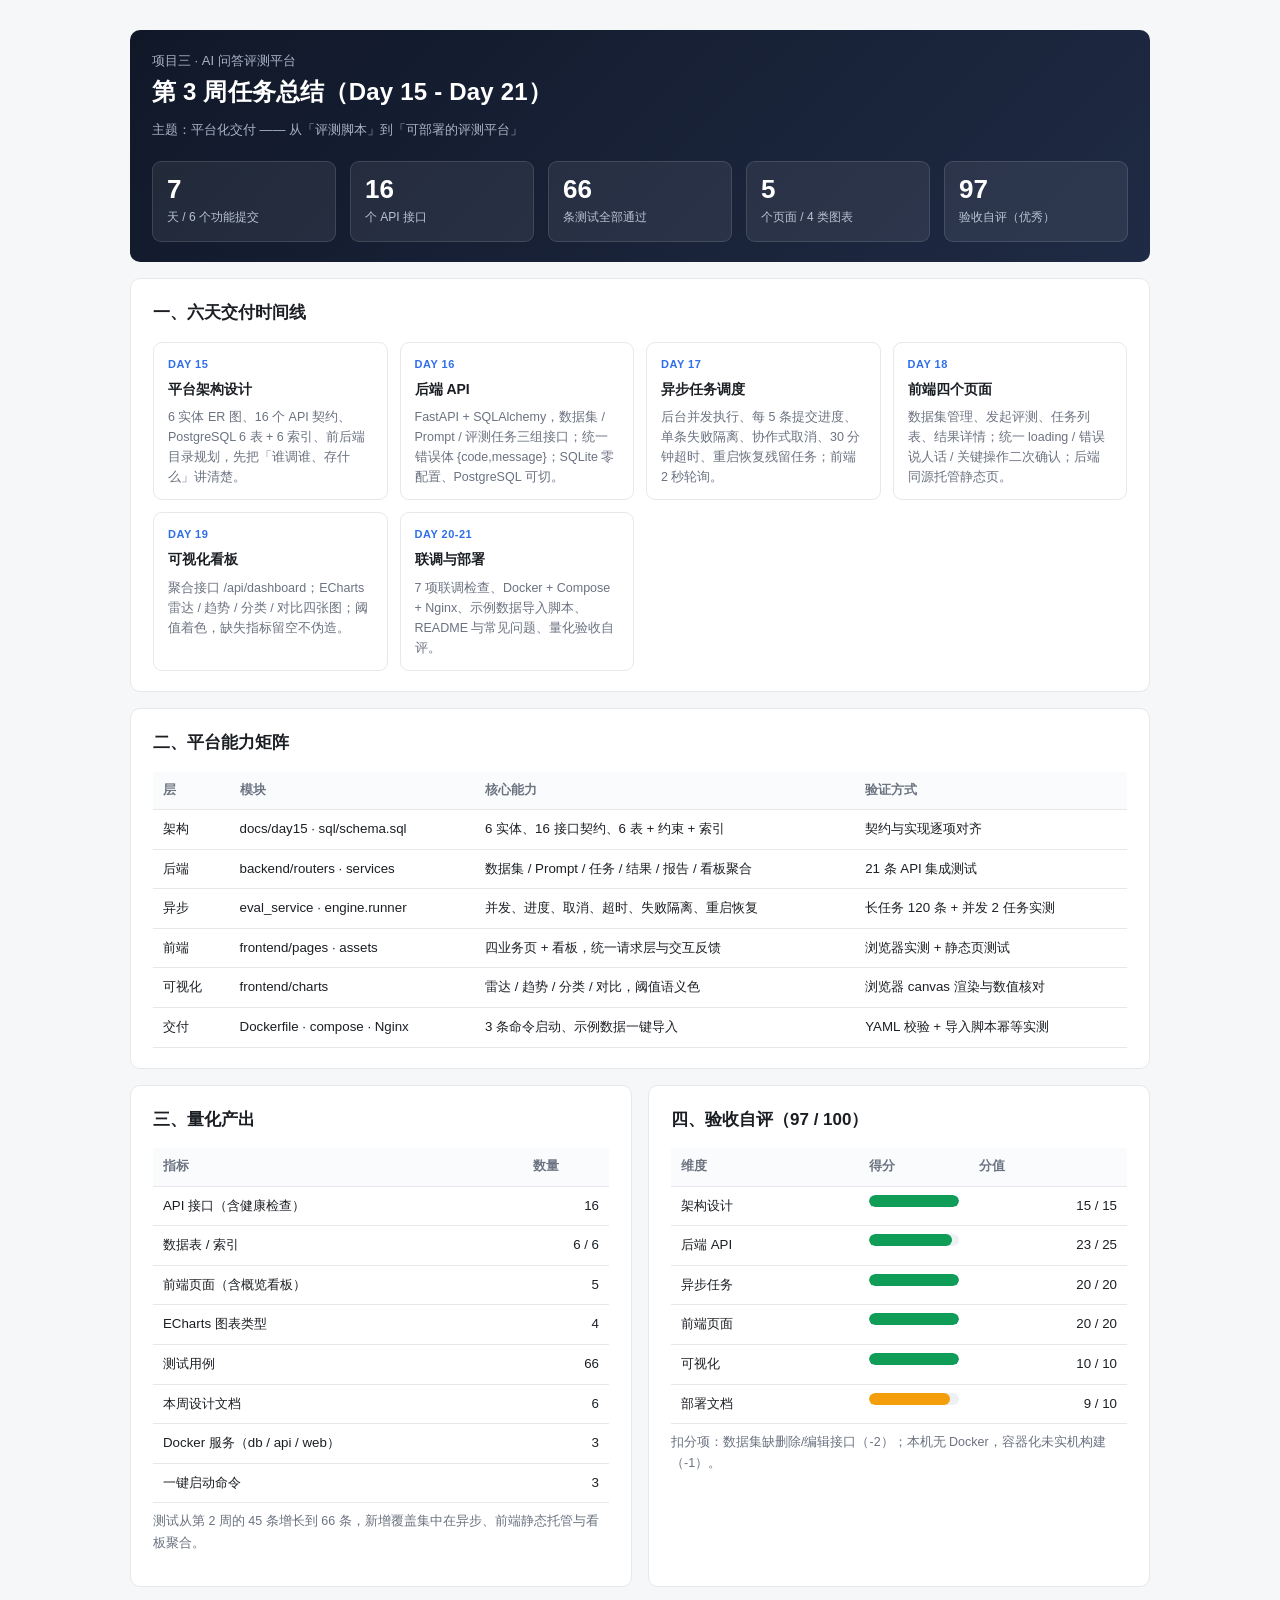
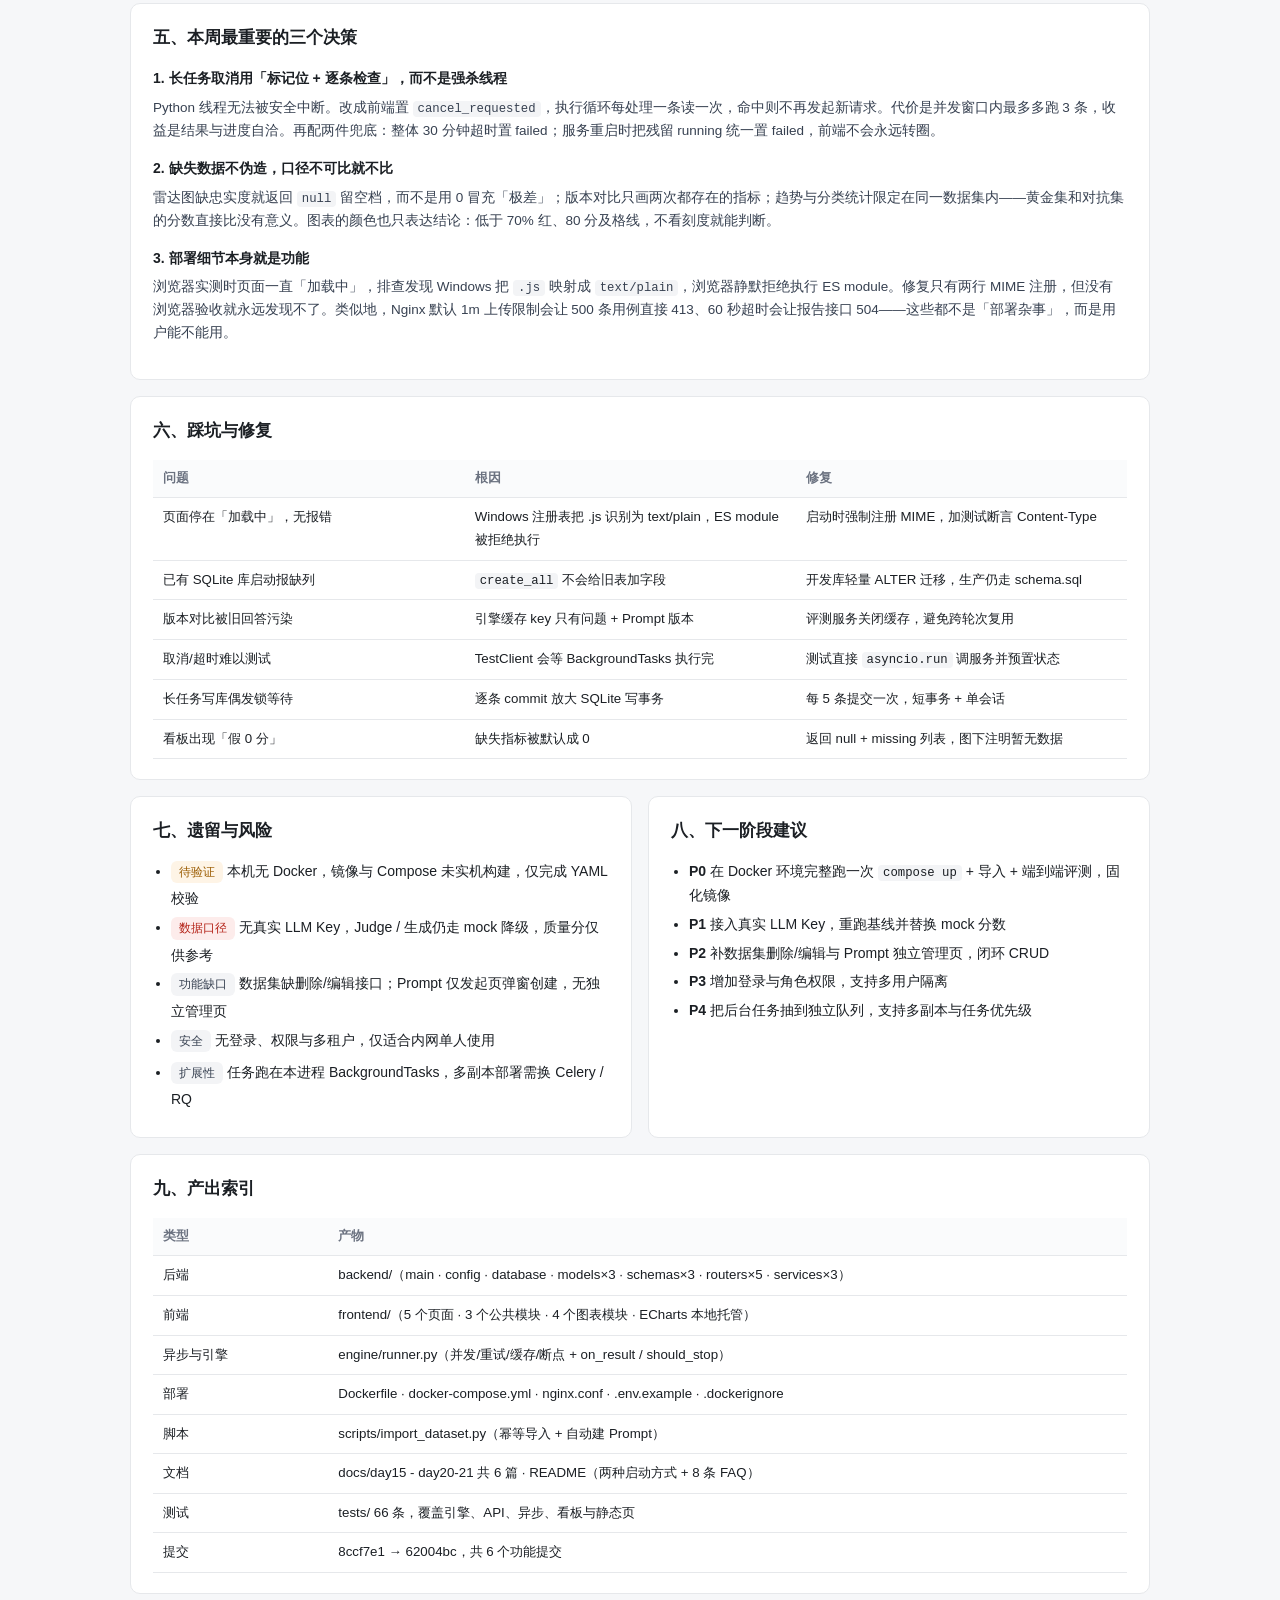
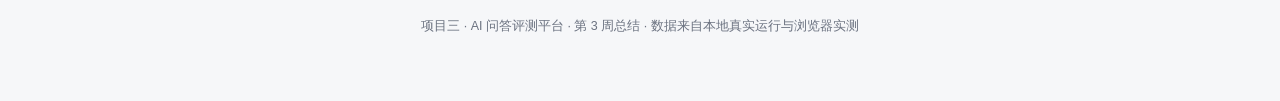
<file: reports/week3_summary.html>
<!DOCTYPE html>
<html lang="zh-CN">
<head>
<meta charset="utf-8">
<title>项目三 · 第 3 周任务总结 · AI 问答评测平台</title>
<style>
  :root{
    --bg:#f6f7f9;--card:#fff;--ink:#1b1f24;--muted:#6b7280;--line:#e6e8eb;
    --blue:#2f6feb;--green:#0f9d58;--red:#d92d20;--amber:#f59e0b;--chip:#f3f4f6;
  }
  *{box-sizing:border-box}
  body{margin:0;background:var(--bg);color:var(--ink);
       font:14px/1.7 -apple-system,"Segoe UI","Microsoft YaHei",sans-serif}
  .wrap{max-width:1060px;margin:0 auto;padding:30px 20px 64px}
  h1{font-size:24px;margin:0 0 6px;letter-spacing:.2px}
  h2{font-size:17px;margin:0 0 14px}
  h3{font-size:14px;margin:0 0 6px}
  .sub{color:var(--muted);font-size:13px}
  .card{background:var(--card);border:1px solid var(--line);border-radius:10px;
        padding:20px 22px;margin-bottom:16px}
  .hero{background:linear-gradient(135deg,#101828,#1f2a44);color:#fff;border:none}
  .hero .sub{color:#aab4c5}
  .hero h1{color:#fff}
  .kpis{display:grid;grid-template-columns:repeat(auto-fit,minmax(130px,1fr));gap:14px;margin-top:20px}
  .kpi{background:rgba(255,255,255,.07);border:1px solid rgba(255,255,255,.12);
       border-radius:9px;padding:12px 14px}
  .kpi b{display:block;font-size:26px;line-height:1.2}
  .kpi span{font-size:12px;color:#b9c3d3}
  .timeline{display:grid;grid-template-columns:repeat(auto-fit,minmax(230px,1fr));gap:12px}
  .day{border:1px solid var(--line);border-radius:9px;padding:12px 14px;background:#fff}
  .day .tag{font-size:11px;font-weight:700;color:var(--blue);letter-spacing:.5px}
  .day h3{margin:4px 0 6px;font-size:14px}
  .day p{margin:0;font-size:12.5px;color:var(--muted);line-height:1.6}
  table{width:100%;border-collapse:collapse;font-size:13.3px}
  th,td{text-align:left;padding:8px 10px;border-bottom:1px solid var(--line);vertical-align:top}
  th{color:var(--muted);font-size:12.5px;font-weight:600;background:#fafbfc}
  td.num{font-variant-numeric:tabular-nums;text-align:right;white-space:nowrap}
  .grid2{display:grid;grid-template-columns:1fr 1fr;gap:16px}
  @media(max-width:820px){.grid2{grid-template-columns:1fr}}
  .bar{height:12px;background:#eef1f4;border-radius:6px;overflow:hidden;min-width:70px}
  .bar i{display:block;height:100%;border-radius:6px;background:var(--blue)}
  .bar i.ok{background:var(--green)}
  .bar i.warn{background:var(--amber)}
  ul.tight{margin:6px 0 0 18px;padding:0}
  ul.tight li{margin:5px 0}
  .chip{display:inline-block;background:var(--chip);border-radius:6px;padding:1px 8px;
        font-size:12px;margin:0 4px 4px 0;color:#374151}
  .chip.red{background:#fdeceb;color:#b42318}
  .chip.green{background:#e8f5ee;color:#0b7a45}
  .chip.amber{background:#fef4e6;color:#9a5b00}
  .note{font-size:12.5px;color:var(--muted);margin-top:8px}
  .foot{color:var(--muted);font-size:12.5px;text-align:center;margin-top:22px}
  .lead{font-size:13.5px;margin:0 0 14px;color:#374151}
  code{background:#f3f4f6;border-radius:4px;padding:1px 5px;font-size:12.3px}
</style>
</head>
<body>
<div class="wrap">

  <div class="card hero">
    <div class="sub">项目三 · AI 问答评测平台</div>
    <h1>第 3 周任务总结（Day 15 - Day 21）</h1>
    <div class="sub">主题：平台化交付 —— 从「评测脚本」到「可部署的评测平台」</div>
    <div class="kpis">
      <div class="kpi"><b>7</b><span>天 / 6 个功能提交</span></div>
      <div class="kpi"><b>16</b><span>个 API 接口</span></div>
      <div class="kpi"><b>66</b><span>条测试全部通过</span></div>
      <div class="kpi"><b>5</b><span>个页面 / 4 类图表</span></div>
      <div class="kpi"><b>97</b><span>验收自评（优秀）</span></div>
    </div>
  </div>

  <div class="card">
    <h2>一、六天交付时间线</h2>
    <div class="timeline">
      <div class="day"><div class="tag">DAY 15</div><h3>平台架构设计</h3>
        <p>6 实体 ER 图、16 个 API 契约、PostgreSQL 6 表 + 6 索引、前后端目录规划，先把「谁调谁、存什么」讲清楚。</p></div>
      <div class="day"><div class="tag">DAY 16</div><h3>后端 API</h3>
        <p>FastAPI + SQLAlchemy，数据集 / Prompt / 评测任务三组接口；统一错误体 {code,message}；SQLite 零配置、PostgreSQL 可切。</p></div>
      <div class="day"><div class="tag">DAY 17</div><h3>异步任务调度</h3>
        <p>后台并发执行、每 5 条提交进度、单条失败隔离、协作式取消、30 分钟超时、重启恢复残留任务；前端 2 秒轮询。</p></div>
      <div class="day"><div class="tag">DAY 18</div><h3>前端四个页面</h3>
        <p>数据集管理、发起评测、任务列表、结果详情；统一 loading / 错误说人话 / 关键操作二次确认；后端同源托管静态页。</p></div>
      <div class="day"><div class="tag">DAY 19</div><h3>可视化看板</h3>
        <p>聚合接口 /api/dashboard；ECharts 雷达 / 趋势 / 分类 / 对比四张图；阈值着色，缺失指标留空不伪造。</p></div>
      <div class="day"><div class="tag">DAY 20-21</div><h3>联调与部署</h3>
        <p>7 项联调检查、Docker + Compose + Nginx、示例数据导入脚本、README 与常见问题、量化验收自评。</p></div>
    </div>
  </div>

  <div class="card">
    <h2>二、平台能力矩阵</h2>
    <table>
      <tr><th>层</th><th>模块</th><th>核心能力</th><th>验证方式</th></tr>
      <tr><td>架构</td><td>docs/day15 · sql/schema.sql</td>
          <td>6 实体、16 接口契约、6 表 + 约束 + 索引</td><td>契约与实现逐项对齐</td></tr>
      <tr><td>后端</td><td>backend/routers · services</td>
          <td>数据集 / Prompt / 任务 / 结果 / 报告 / 看板聚合</td><td>21 条 API 集成测试</td></tr>
      <tr><td>异步</td><td>eval_service · engine.runner</td>
          <td>并发、进度、取消、超时、失败隔离、重启恢复</td><td>长任务 120 条 + 并发 2 任务实测</td></tr>
      <tr><td>前端</td><td>frontend/pages · assets</td>
          <td>四业务页 + 看板，统一请求层与交互反馈</td><td>浏览器实测 + 静态页测试</td></tr>
      <tr><td>可视化</td><td>frontend/charts</td>
          <td>雷达 / 趋势 / 分类 / 对比，阈值语义色</td><td>浏览器 canvas 渲染与数值核对</td></tr>
      <tr><td>交付</td><td>Dockerfile · compose · Nginx</td>
          <td>3 条命令启动、示例数据一键导入</td><td>YAML 校验 + 导入脚本幂等实测</td></tr>
    </table>
  </div>

  <div class="grid2">
    <div class="card">
      <h2>三、量化产出</h2>
      <table>
        <tr><th>指标</th><th class="num">数量</th></tr>
        <tr><td>API 接口（含健康检查）</td><td class="num">16</td></tr>
        <tr><td>数据表 / 索引</td><td class="num">6 / 6</td></tr>
        <tr><td>前端页面（含概览看板）</td><td class="num">5</td></tr>
        <tr><td>ECharts 图表类型</td><td class="num">4</td></tr>
        <tr><td>测试用例</td><td class="num">66</td></tr>
        <tr><td>本周设计文档</td><td class="num">6</td></tr>
        <tr><td>Docker 服务（db / api / web）</td><td class="num">3</td></tr>
        <tr><td>一键启动命令</td><td class="num">3</td></tr>
      </table>
      <p class="note">测试从第 2 周的 45 条增长到 66 条，新增覆盖集中在异步、前端静态托管与看板聚合。</p>
    </div>

    <div class="card">
      <h2>四、验收自评（97 / 100）</h2>
      <table>
        <tr><th>维度</th><th style="width:110px">得分</th><th class="num">分值</th></tr>
        <tr><td>架构设计</td><td><div class="bar"><i class="ok" style="width:100%"></i></div></td><td class="num">15 / 15</td></tr>
        <tr><td>后端 API</td><td><div class="bar"><i class="ok" style="width:92%"></i></div></td><td class="num">23 / 25</td></tr>
        <tr><td>异步任务</td><td><div class="bar"><i class="ok" style="width:100%"></i></div></td><td class="num">20 / 20</td></tr>
        <tr><td>前端页面</td><td><div class="bar"><i class="ok" style="width:100%"></i></div></td><td class="num">20 / 20</td></tr>
        <tr><td>可视化</td><td><div class="bar"><i class="ok" style="width:100%"></i></div></td><td class="num">10 / 10</td></tr>
        <tr><td>部署文档</td><td><div class="bar"><i class="warn" style="width:90%"></i></div></td><td class="num">9 / 10</td></tr>
      </table>
      <p class="note">扣分项：数据集缺删除/编辑接口（-2）；本机无 Docker，容器化未实机构建（-1）。</p>
    </div>
  </div>

  <div class="card">
    <h2>五、本周最重要的三个决策</h2>
    <h3>1. 长任务取消用「标记位 + 逐条检查」，而不是强杀线程</h3>
    <p class="lead">Python 线程无法被安全中断。改成前端置 <code>cancel_requested</code>，执行循环每处理一条读一次，命中则不再发起新请求。代价是并发窗口内最多多跑 3 条，收益是结果与进度自洽。再配两件兜底：整体 30 分钟超时置 failed；服务重启时把残留 running 统一置 failed，前端不会永远转圈。</p>
    <h3 style="margin-top:14px">2. 缺失数据不伪造，口径不可比就不比</h3>
    <p class="lead">雷达图缺忠实度就返回 <code>null</code> 留空档，而不是用 0 冒充「极差」；版本对比只画两次都存在的指标；趋势与分类统计限定在同一数据集内——黄金集和对抗集的分数直接比没有意义。图表的颜色也只表达结论：低于 70% 红、80 分及格线，不看刻度就能判断。</p>
    <h3 style="margin-top:14px">3. 部署细节本身就是功能</h3>
    <p class="lead">浏览器实测时页面一直「加载中」，排查发现 Windows 把 <code>.js</code> 映射成 <code>text/plain</code>，浏览器静默拒绝执行 ES module。修复只有两行 MIME 注册，但没有浏览器验收就永远发现不了。类似地，Nginx 默认 1m 上传限制会让 500 条用例直接 413、60 秒超时会让报告接口 504——这些都不是「部署杂事」，而是用户能不能用。</p>
  </div>

  <div class="card">
    <h2>六、踩坑与修复</h2>
    <table>
      <tr><th style="width:32%">问题</th><th>根因</th><th style="width:34%">修复</th></tr>
      <tr><td>页面停在「加载中」，无报错</td><td>Windows 注册表把 .js 识别为 text/plain，ES module 被拒绝执行</td><td>启动时强制注册 MIME，加测试断言 Content-Type</td></tr>
      <tr><td>已有 SQLite 库启动报缺列</td><td><code>create_all</code> 不会给旧表加字段</td><td>开发库轻量 ALTER 迁移，生产仍走 schema.sql</td></tr>
      <tr><td>版本对比被旧回答污染</td><td>引擎缓存 key 只有问题 + Prompt 版本</td><td>评测服务关闭缓存，避免跨轮次复用</td></tr>
      <tr><td>取消/超时难以测试</td><td>TestClient 会等 BackgroundTasks 执行完</td><td>测试直接 <code>asyncio.run</code> 调服务并预置状态</td></tr>
      <tr><td>长任务写库偶发锁等待</td><td>逐条 commit 放大 SQLite 写事务</td><td>每 5 条提交一次，短事务 + 单会话</td></tr>
      <tr><td>看板出现「假 0 分」</td><td>缺失指标被默认成 0</td><td>返回 null + missing 列表，图下注明暂无数据</td></tr>
    </table>
  </div>

  <div class="grid2">
    <div class="card">
      <h2>七、遗留与风险</h2>
      <ul class="tight">
        <li><span class="chip amber">待验证</span>本机无 Docker，镜像与 Compose 未实机构建，仅完成 YAML 校验</li>
        <li><span class="chip red">数据口径</span>无真实 LLM Key，Judge / 生成仍走 mock 降级，质量分仅供参考</li>
        <li><span class="chip">功能缺口</span>数据集缺删除/编辑接口；Prompt 仅发起页弹窗创建，无独立管理页</li>
        <li><span class="chip">安全</span>无登录、权限与多租户，仅适合内网单人使用</li>
        <li><span class="chip">扩展性</span>任务跑在本进程 BackgroundTasks，多副本部署需换 Celery / RQ</li>
      </ul>
    </div>

    <div class="card">
      <h2>八、下一阶段建议</h2>
      <ul class="tight">
        <li><b>P0</b> 在 Docker 环境完整跑一次 <code>compose up</code> + 导入 + 端到端评测，固化镜像</li>
        <li><b>P1</b> 接入真实 LLM Key，重跑基线并替换 mock 分数</li>
        <li><b>P2</b> 补数据集删除/编辑与 Prompt 独立管理页，闭环 CRUD</li>
        <li><b>P3</b> 增加登录与角色权限，支持多用户隔离</li>
        <li><b>P4</b> 把后台任务抽到独立队列，支持多副本与任务优先级</li>
      </ul>
    </div>
  </div>

  <div class="card">
    <h2>九、产出索引</h2>
    <table>
      <tr><th style="width:18%">类型</th><th>产物</th></tr>
      <tr><td>后端</td><td>backend/（main · config · database · models×3 · schemas×3 · routers×5 · services×3）</td></tr>
      <tr><td>前端</td><td>frontend/（5 个页面 · 3 个公共模块 · 4 个图表模块 · ECharts 本地托管）</td></tr>
      <tr><td>异步与引擎</td><td>engine/runner.py（并发/重试/缓存/断点 + on_result / should_stop）</td></tr>
      <tr><td>部署</td><td>Dockerfile · docker-compose.yml · nginx.conf · .env.example · .dockerignore</td></tr>
      <tr><td>脚本</td><td>scripts/import_dataset.py（幂等导入 + 自动建 Prompt）</td></tr>
      <tr><td>文档</td><td>docs/day15 - day20-21 共 6 篇 · README（两种启动方式 + 8 条 FAQ）</td></tr>
      <tr><td>测试</td><td>tests/ 66 条，覆盖引擎、API、异步、看板与静态页</td></tr>
      <tr><td>提交</td><td>8ccf7e1 → 62004bc，共 6 个功能提交</td></tr>
    </table>
  </div>

  <div class="foot">项目三 · AI 问答评测平台 · 第 3 周总结 · 数据来自本地真实运行与浏览器实测</div>
</div>
</body>
</html>
</file>
